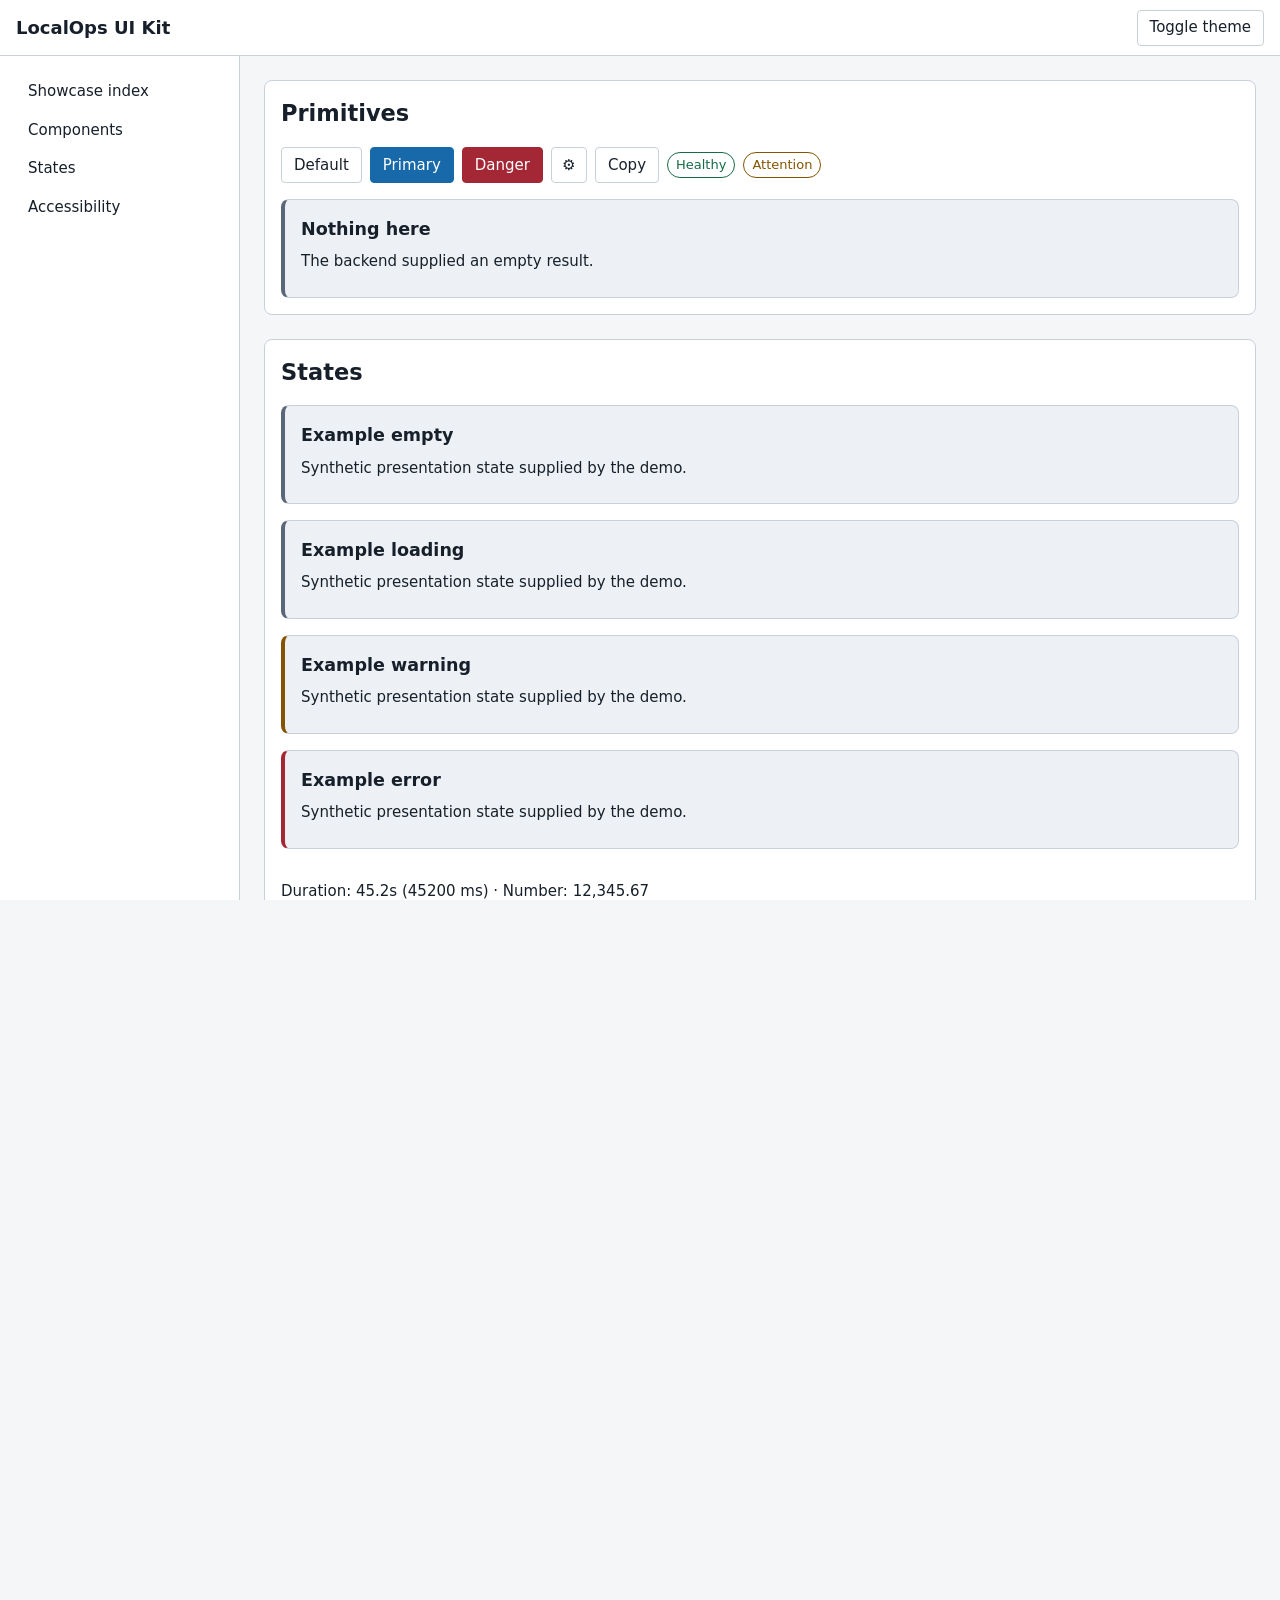
<file: examples/component-gallery/index.html>
<!doctype html>
<html lang="en" data-theme="light">
  <head>
    <meta charset="utf-8" />
    <meta name="viewport" content="width=device-width, initial-scale=1" />
    <title>LocalOps UI Kit component gallery</title>
    <link rel="stylesheet" href="../../packages/web/static/styles.css" />
    <link rel="stylesheet" href="./gallery.css" />
  </head>
  <body>
    <div id="app"></div>
    <script type="module" src="./gallery.js"></script>
  </body>
</html>
</file>
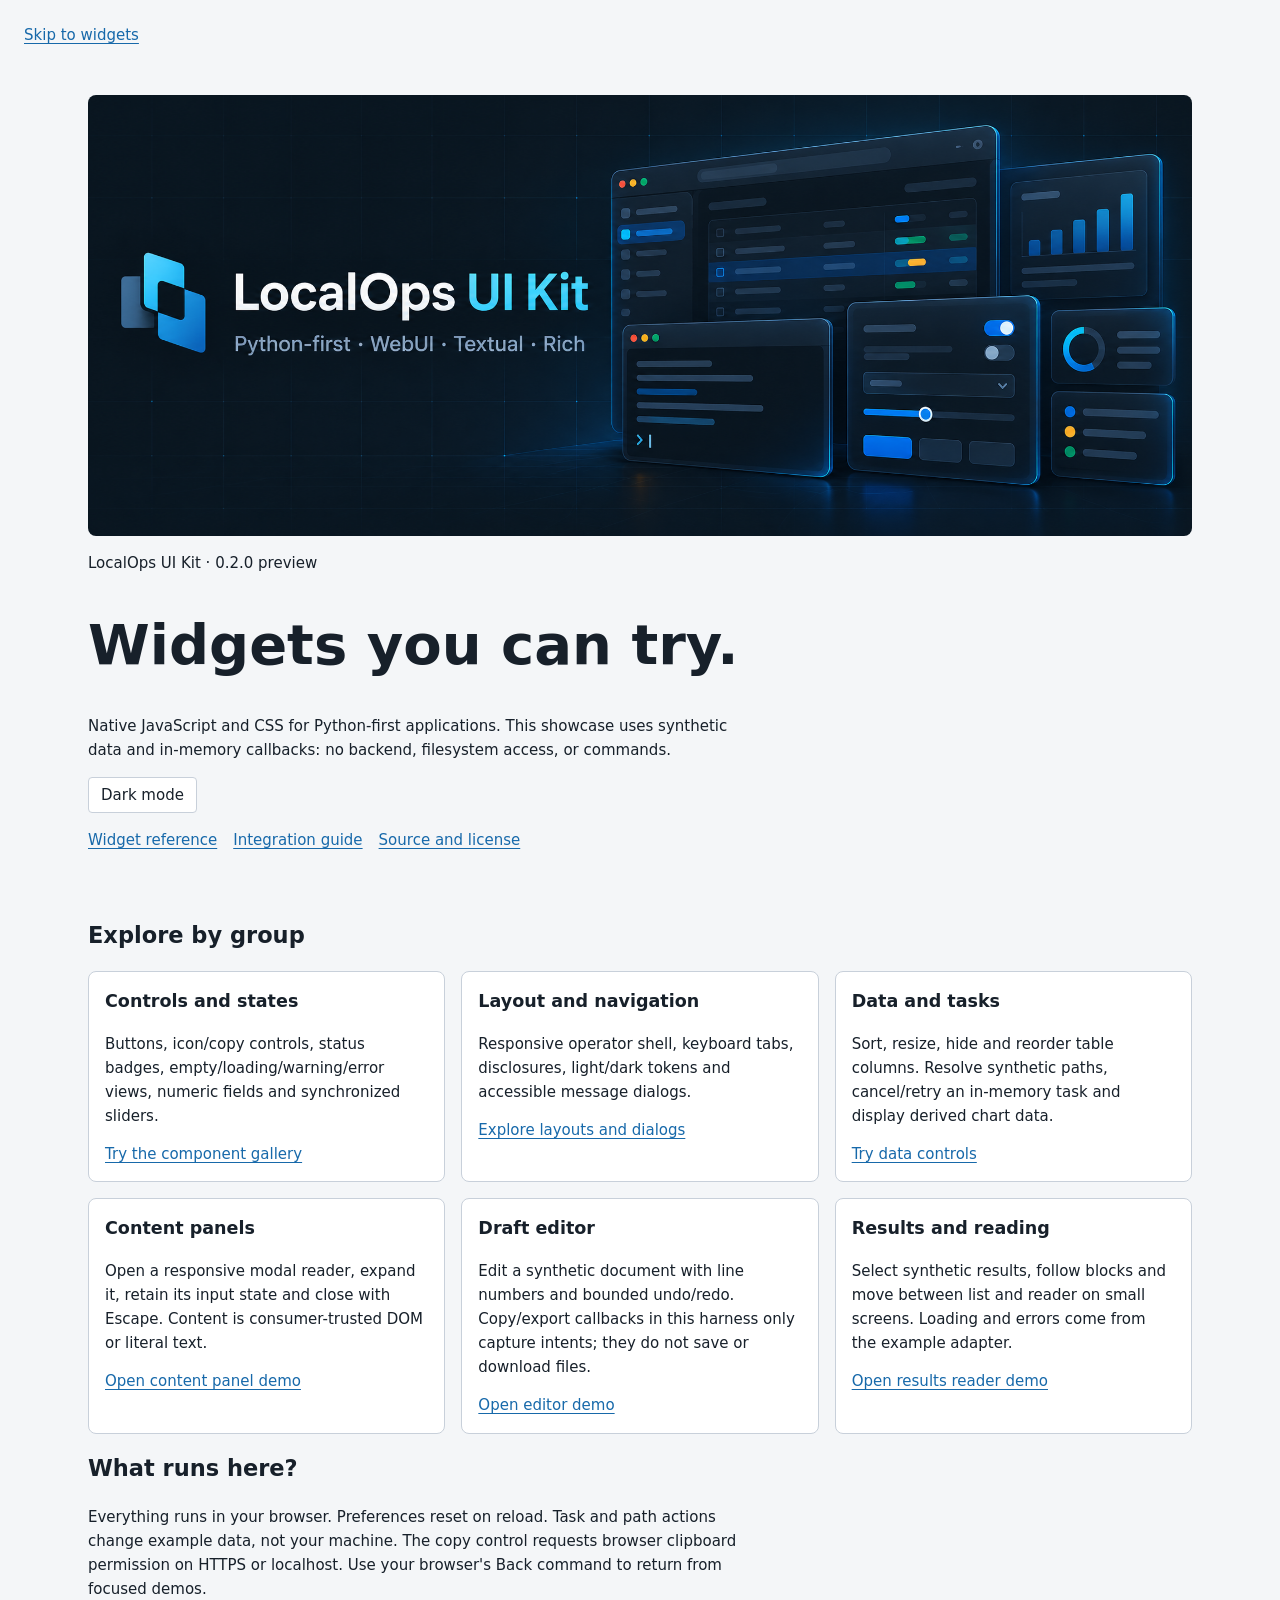
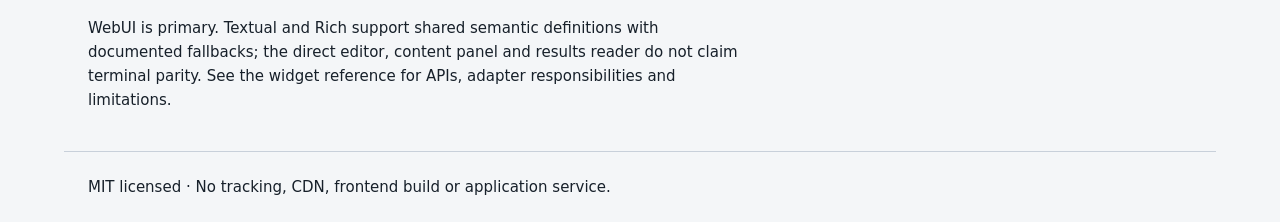
<file: examples/showcase/index.html>
<!doctype html>
<html lang="en" data-theme="light">
<head>
  <meta charset="utf-8">
  <meta name="viewport" content="width=device-width, initial-scale=1">
  <meta name="description" content="Try LocalOps UI Kit native browser controls using synthetic data. No backend or JavaScript framework required.">
  <title>LocalOps UI Kit — widget showcase</title>
  <link rel="stylesheet" href="../../packages/web/static/styles.css">
  <link rel="stylesheet" href="./showcase.css">
</head>
<body>
  <a href="#widgets" class="skip-link">Skip to widgets</a>
  <header>
    <img class="product-banner" src="../../docs/assets/localops-ui-kit-banner.png" alt="LocalOps UI Kit — Python-first · WebUI · Textual · Rich" width="1983" height="793">
    <p>LocalOps UI Kit · 0.2.0 preview</p>
    <h1>Widgets you can try.</h1>
    <p>Native JavaScript and CSS for Python-first applications. This showcase uses synthetic data and in-memory callbacks: no backend, filesystem access, or commands.</p>
    <button id="theme" type="button" class="lui-button" aria-pressed="false">Dark mode</button>
    <nav aria-label="Project resources">
      <a href="https://github.com/unixwzrd/localops-ui-kit/blob/main/docs/widget-guide.md">Widget reference</a>
      <a href="https://github.com/unixwzrd/localops-ui-kit/blob/main/docs/adoption-guide.md">Integration guide</a>
      <a href="https://github.com/unixwzrd/localops-ui-kit">Source and license</a>
    </nav>
  </header>
  <main id="widgets" tabindex="-1">
    <h2>Explore by group</h2>
    <div class="showcase-grid">
      <section><h3>Controls and states</h3><p>Buttons, icon/copy controls, status badges, empty/loading/warning/error views, numeric fields and synchronized sliders.</p><a href="../component-gallery/">Try the component gallery</a></section>
      <section><h3>Layout and navigation</h3><p>Responsive operator shell, keyboard tabs, disclosures, light/dark tokens and accessible message dialogs.</p><a href="../component-gallery/">Explore layouts and dialogs</a></section>
      <section><h3>Data and tasks</h3><p>Sort, resize, hide and reorder table columns. Resolve synthetic paths, cancel/retry an in-memory task and display derived chart data.</p><a href="../component-gallery/">Try data controls</a></section>
      <section><h3>Content panels</h3><p>Open a responsive modal reader, expand it, retain its input state and close with Escape. Content is consumer-trusted DOM or literal text.</p><a href="../component-gallery/content-panel.html">Open content panel demo</a></section>
      <section><h3>Draft editor</h3><p>Edit a synthetic document with line numbers and bounded undo/redo. Copy/export callbacks in this harness only capture intents; they do not save or download files.</p><a href="../component-gallery/code-editor.html">Open editor demo</a></section>
      <section><h3>Results and reading</h3><p>Select synthetic results, follow blocks and move between list and reader on small screens. Loading and errors come from the example adapter.</p><a href="../component-gallery/result-reader.html">Open results reader demo</a></section>
    </div>
    <h2>What runs here?</h2>
    <p>Everything runs in your browser. Preferences reset on reload. Task and path actions change example data, not your machine. The copy control requests browser clipboard permission on HTTPS or localhost. Use your browser's Back command to return from focused demos.</p>
    <p>WebUI is primary. Textual and Rich support shared semantic definitions with documented fallbacks; the direct editor, content panel and results reader do not claim terminal parity. See the widget reference for APIs, adapter responsibilities and limitations.</p>
  </main>
  <footer>MIT licensed · No tracking, CDN, frontend build or application service.</footer>
  <script type="module">
    const toggle = document.querySelector('#theme');
    toggle.addEventListener('click', () => {
      const dark = document.documentElement.dataset.theme !== 'dark';
      document.documentElement.dataset.theme = dark ? 'dark' : 'light';
      toggle.setAttribute('aria-pressed', String(dark));
    });
  </script>
</body>
</html>
</file>
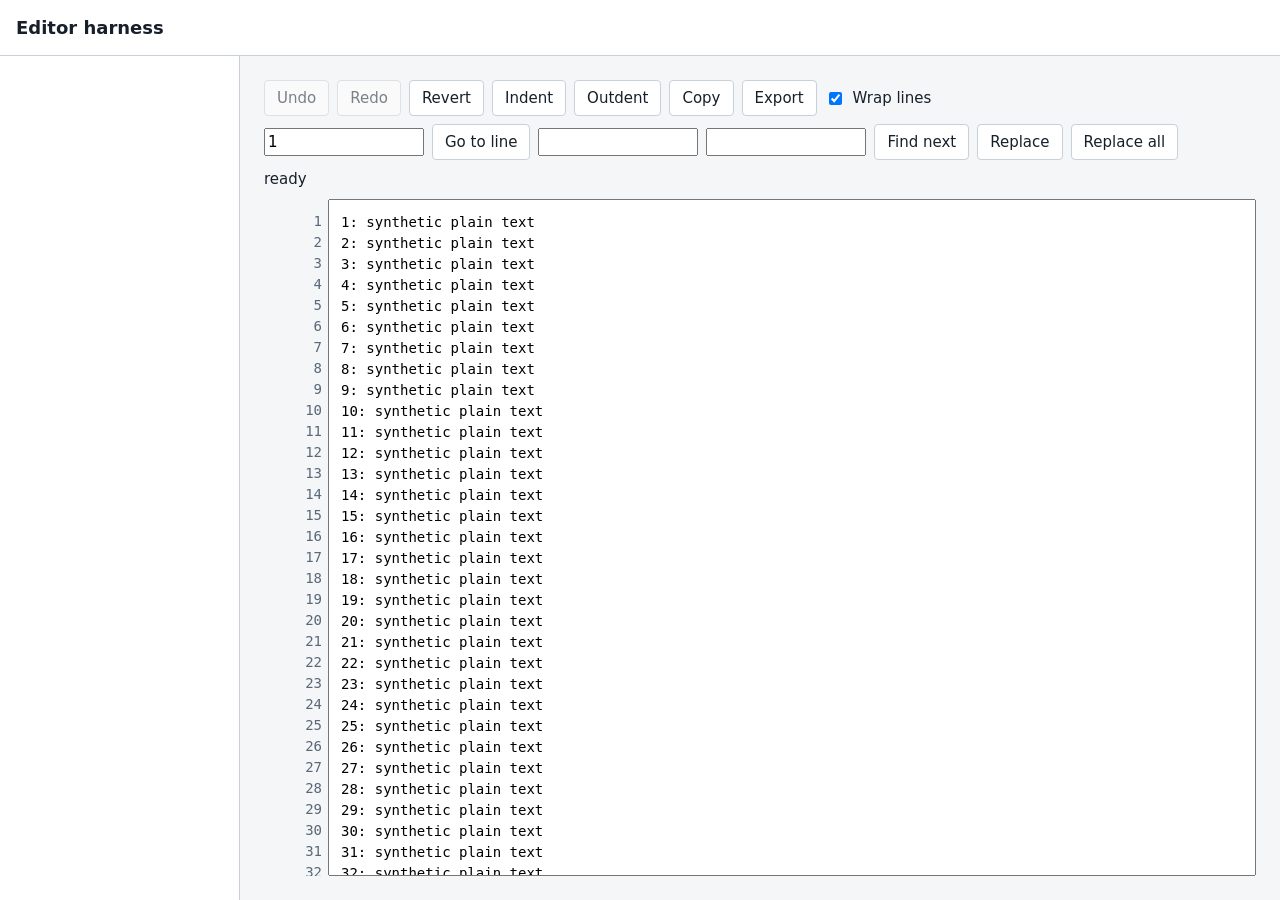
<file: examples/component-gallery/code-editor.html>
<!doctype html>
<html lang="en"><head><meta charset="utf-8"><meta name="viewport" content="width=device-width, initial-scale=1"><title>Code editor harness</title><link rel="stylesheet" href="../../packages/web/static/styles.css"></head>
<body><script type="module">
import {CodeEditor, operatorShell} from "../../packages/web/static/index.js";
const editor = new CodeEditor({id:"draft-editor",label:"Session draft",onChange:s=>window.lastEditorChange=s,
  onSelection:s=>window.lastEditorSelection=s,onCopy:s=>window.copiedDraft=s,onExport:s=>window.exportedDraft=s});
document.body.append(operatorShell({title:"Editor harness",navigation:[],content:editor.root}));
editor.setDocument({id:"document-a",revision:1,text:Array.from({length:100},(_,i)=>`${i+1}: synthetic plain text`).join("\n"),readOnly:false});
window.editorHarness=editor;
</script></body></html>
</file>
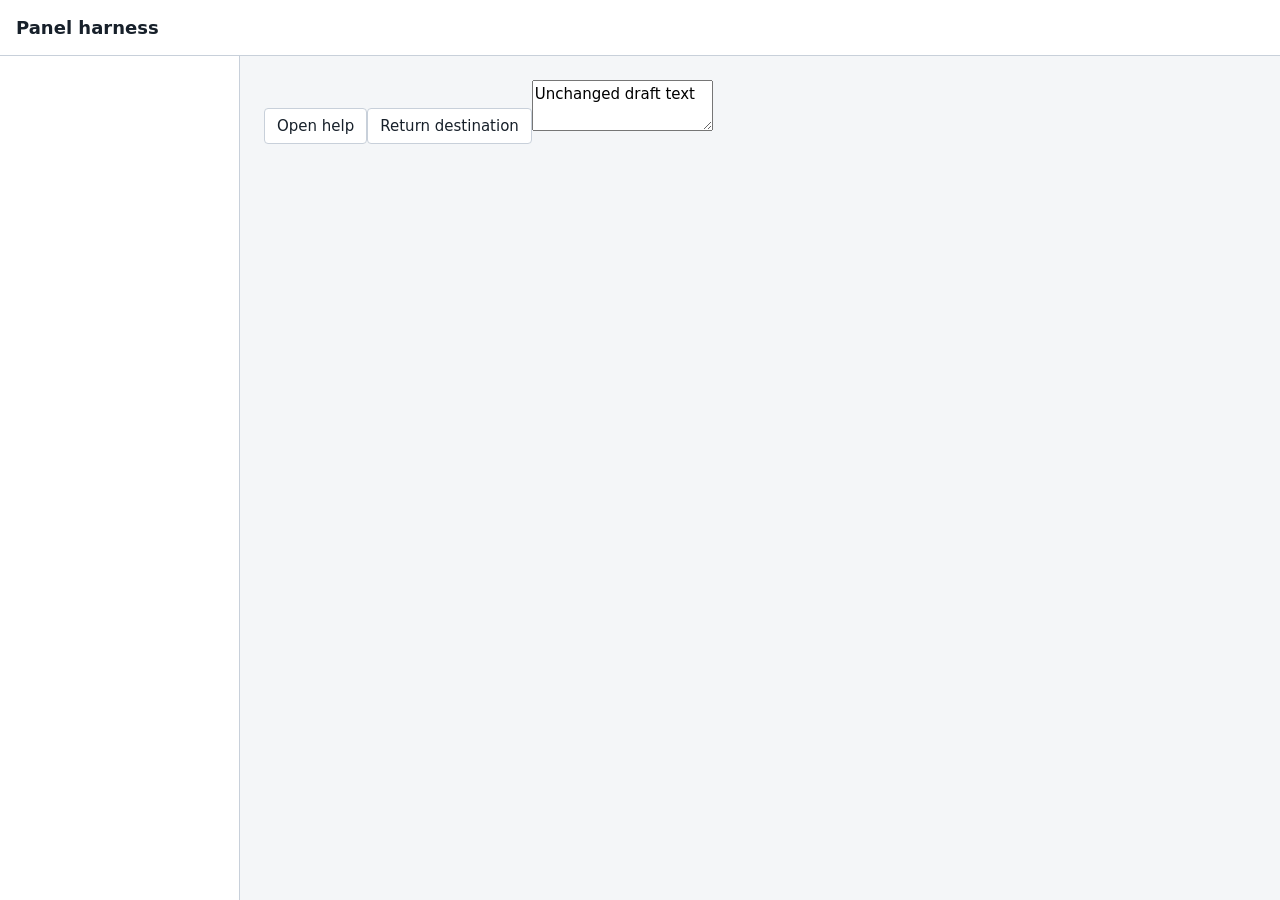
<file: examples/component-gallery/content-panel.html>
<!doctype html>
<html lang="en"><head><meta charset="utf-8"><meta name="viewport" content="width=device-width, initial-scale=1"><title>Content panel harness</title><link rel="stylesheet" href="../../packages/web/static/styles.css"></head>
<body><script type="module">
import {ContentPanel,operatorShell,element,button} from "../../packages/web/static/index.js";
const draft=element("textarea",{"aria-label":"Underlying draft",value:"Unchanged draft text"});
const fallback=button({label:"Return destination"});
const documentContent=element("article",{},element("h3",{text:"Synthetic document"}),
  element("input",{"aria-label":"Panel note",value:"Retained note"}),
  element("table",{},element("caption",{text:"Supplied table"}),element("tbody",{},element("tr",{},element("td",{text:"Synthetic cell"})))),
  element("pre",{},element("code",{text:"literal example\n".repeat(12)})),
  ...Array.from({length:30},(_,i)=>element("p",{text:`Section ${i}: ${"Plain supplied content. ".repeat(10)}`})),
  element("a",{href:"#synthetic-destination",text:"Supplied link"}));
const changes=[];
const panel=new ContentPanel({id:"document-panel",title:"Document help",description:"Application-supplied content",content:documentContent,
  fallbackFocus:fallback,onOpenChange:open=>changes.push({open}),onExpandedChange:expanded=>changes.push({expanded})});
const opener=button({label:"Open help",onClick:()=>panel.open({opener})});
document.body.append(operatorShell({title:"Panel harness",navigation:[],content:element("div",{},opener,fallback,draft)}));
window.panelHarness={panel,opener,fallback,draft,documentContent,changes};
</script></body></html>
</file>
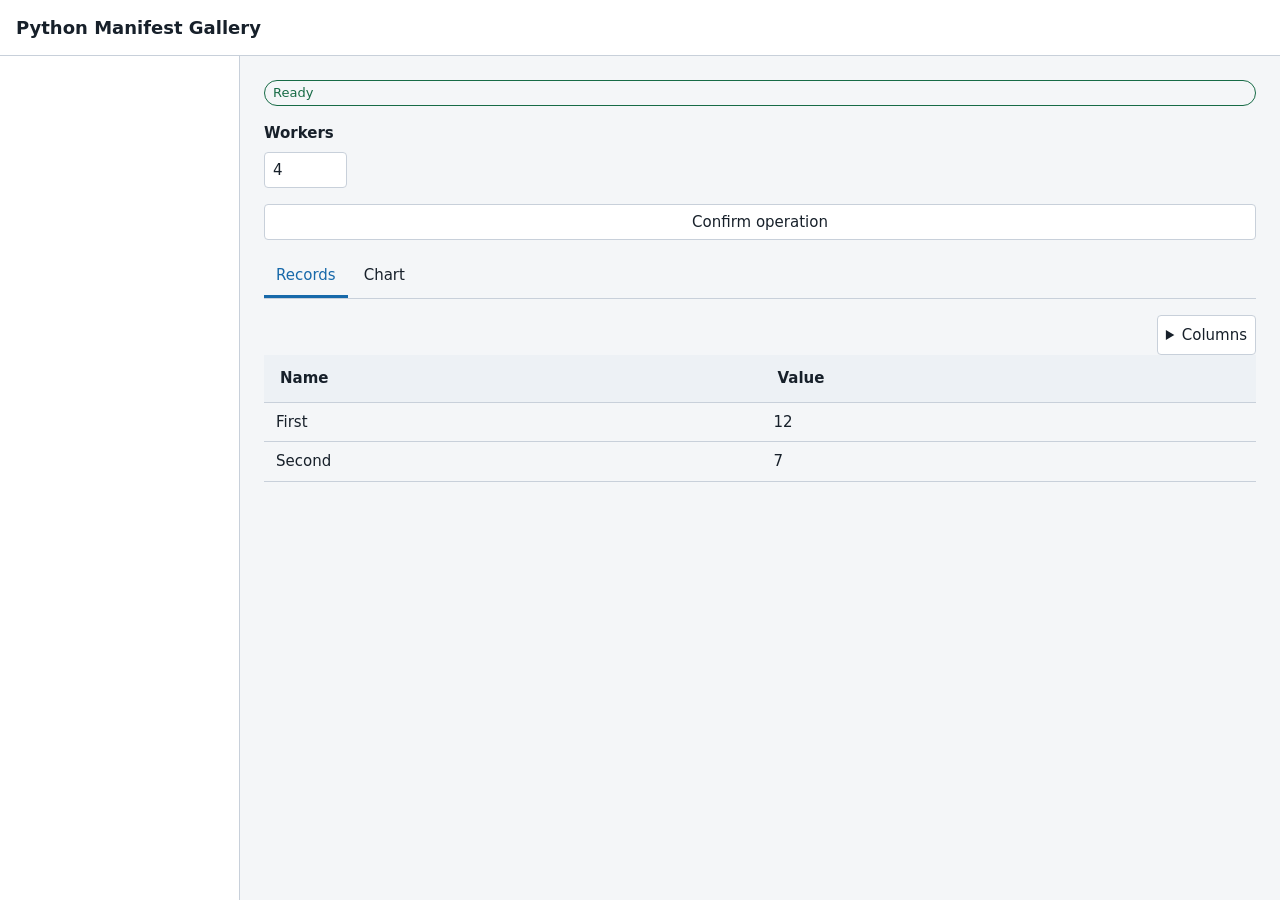
<file: examples/component-gallery/manifest.html>
<!doctype html>
<html lang="en" data-theme="light">
  <head>
    <meta charset="utf-8" />
    <meta name="viewport" content="width=device-width, initial-scale=1" />
    <title>Python manifest gallery</title>
    <link rel="stylesheet" href="../../packages/web/static/styles.css" />
    <link rel="stylesheet" href="./gallery.css" />
  </head>
  <body>
    <div id="app"></div>
    <script type="module" src="./manifest-gallery.js"></script>
  </body>
</html>
</file>
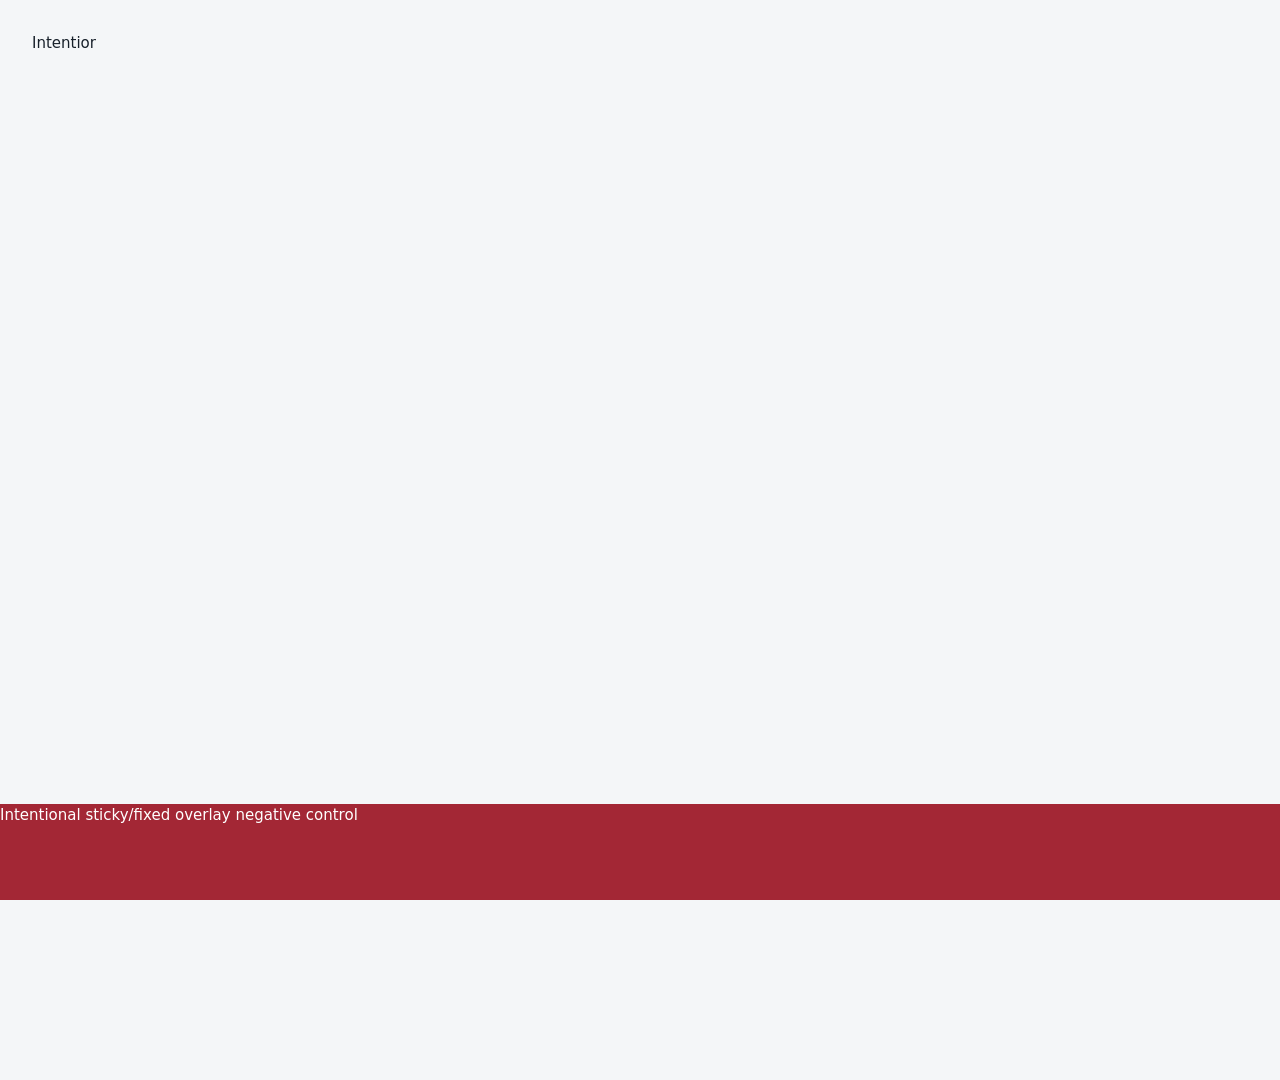
<file: examples/component-gallery/negative-control.html>
<!doctype html>
<html lang="en">
  <head>
    <meta charset="utf-8" />
    <meta name="viewport" content="width=device-width, initial-scale=1" />
    <title>Layout oracle negative control</title>
    <link rel="stylesheet" href="../../packages/web/static/styles.css" />
    <style>
      main {
        height: 120vh;
        padding: 2rem;
      }
      .bad-overlay {
        background: #a32735;
        bottom: 0;
        color: white;
        height: 6rem;
        left: 0;
        position: fixed;
        right: 0;
        z-index: 100;
      }
      .covered {
        bottom: 1rem;
        left: 1rem;
        position: fixed;
        z-index: 1;
      }
      .clipped {
        display: block;
        overflow: hidden;
        white-space: nowrap;
        width: 4rem;
      }
    </style>
  </head>
  <body>
    <main data-layout-pane>
      <label class="clipped" data-layout-label
        >Intentionally clipped label</label
      >
      <button class="lui-button covered">Covered control</button>
    </main>
    <div class="bad-overlay">
      Intentional sticky/fixed overlay negative control
    </div>
  </body>
</html>
</file>
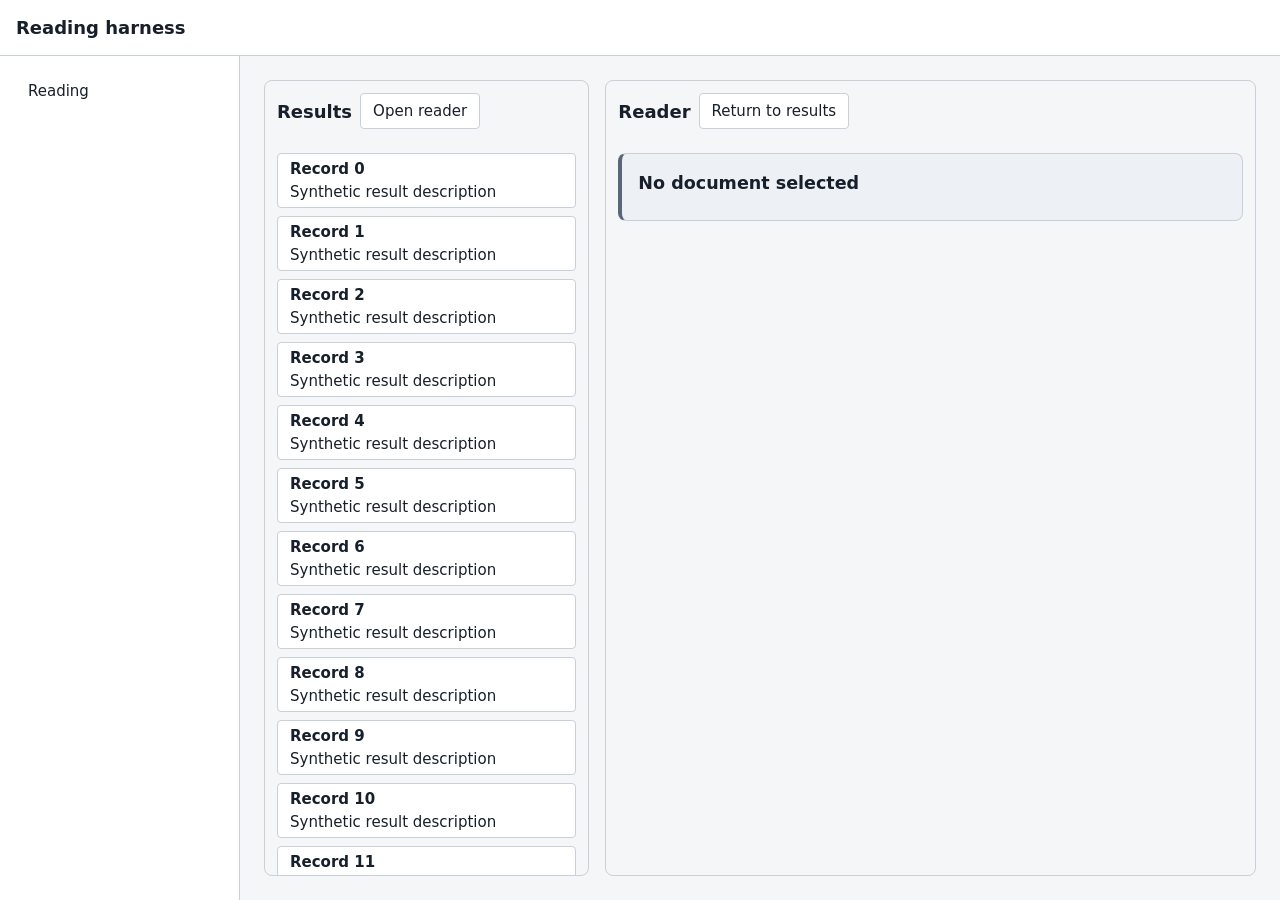
<file: examples/component-gallery/result-reader.html>
<!doctype html>
<html lang="en">
<head><meta charset="utf-8"><meta name="viewport" content="width=device-width, initial-scale=1"><title>Results and reader harness</title><link rel="stylesheet" href="../../packages/web/static/styles.css"></head>
<body><script type="module" src="./result-reader.js"></script></body>
</html>
</file>
<file: packages/web/static/styles.css>
:root {
  color-scheme: light dark;
  --lui-color-bg: #f4f6f8;
  --lui-color-surface: #ffffff;
  --lui-color-surface-alt: #edf1f5;
  --lui-color-text: #17202a;
  --lui-color-muted: #596778;
  --lui-color-border: #c8d0da;
  --lui-color-accent: #1769aa;
  --lui-color-accent-contrast: #ffffff;
  --lui-color-success: #176b46;
  --lui-color-warning: #845400;
  --lui-color-danger: #a32735;
  --lui-color-focus: #ff9f1c;
  --lui-font-sans:
    ui-sans-serif, system-ui, -apple-system, BlinkMacSystemFont, "Segoe UI",
    sans-serif;
  --lui-font-mono: ui-monospace, SFMono-Regular, Menlo, Consolas, monospace;
  --lui-font-size-sm: 0.8125rem;
  --lui-font-size-md: 0.9375rem;
  --lui-font-size-lg: 1.125rem;
  --lui-space-1: 0.25rem;
  --lui-space-2: 0.5rem;
  --lui-space-3: 0.75rem;
  --lui-space-4: 1rem;
  --lui-space-6: 1.5rem;
  --lui-space-8: 2rem;
  --lui-radius-sm: 0.25rem;
  --lui-radius-md: 0.5rem;
  --lui-border: 1px solid var(--lui-color-border);
  --lui-focus: 3px solid var(--lui-color-focus);
  --lui-topbar-height: 3.5rem;
  --lui-sidebar-width: 15rem;
}

.lui-manifest-stack,
.lui-manifest-panel {
  display: grid;
}

.lui-manifest-grid {
  display: grid;
  grid-template-columns: repeat(
    var(--lui-manifest-grid-columns, 2),
    minmax(0, 1fr)
  );
}

.lui-manifest-row {
  display: flex;
  flex-wrap: wrap;
  align-items: end;
}

.lui-manifest-panel {
  padding: var(--lui-space-4);
  border: var(--lui-border-width) solid var(--lui-color-border);
  border-radius: var(--lui-radius);
  background: var(--lui-color-surface);
}

.lui-manifest-gap--none {
  gap: 0;
}
.lui-manifest-gap--small {
  gap: var(--lui-space-2);
}
.lui-manifest-gap--medium {
  gap: var(--lui-space-4);
}
.lui-manifest-gap--large {
  gap: var(--lui-space-6);
}
.lui-manifest-text--muted {
  color: var(--lui-color-text-muted);
}

@media (max-width: 640px) {
  .lui-manifest-grid {
    grid-template-columns: 1fr;
  }
}

:root[data-theme="dark"] {
  --lui-color-bg: #111820;
  --lui-color-surface: #19232e;
  --lui-color-surface-alt: #233140;
  --lui-color-text: #edf3f8;
  --lui-color-muted: #a8b7c6;
  --lui-color-border: #425467;
  --lui-color-accent: #67b7f7;
  --lui-color-accent-contrast: #07131e;
  --lui-color-success: #68d4a3;
  --lui-color-warning: #f0be62;
  --lui-color-danger: #ff8c98;
  --lui-color-focus: #ffd166;
}

@media (prefers-color-scheme: dark) {
  :root:not([data-theme="light"]) {
    --lui-color-bg: #111820;
    --lui-color-surface: #19232e;
    --lui-color-surface-alt: #233140;
    --lui-color-text: #edf3f8;
    --lui-color-muted: #a8b7c6;
    --lui-color-border: #425467;
    --lui-color-accent: #67b7f7;
    --lui-color-accent-contrast: #07131e;
    --lui-color-success: #68d4a3;
    --lui-color-warning: #f0be62;
    --lui-color-danger: #ff8c98;
    --lui-color-focus: #ffd166;
  }
}

*,
*::before,
*::after {
  box-sizing: border-box;
}
html,
body {
  margin: 0;
  min-height: 100%;
}
body {
  background: var(--lui-color-bg);
  color: var(--lui-color-text);
  font: var(--lui-font-size-md)/1.5 var(--lui-font-sans);
}
button,
input,
select,
textarea {
  font: inherit;
}
button:focus-visible,
input:focus-visible,
select:focus-visible,
textarea:focus-visible,
a:focus-visible,
summary:focus-visible,
[tabindex]:focus-visible {
  outline: var(--lui-focus);
  outline-offset: 2px;
}

.lui-visually-hidden {
  clip: rect(0 0 0 0);
  clip-path: inset(50%);
  height: 1px;
  overflow: hidden;
  position: absolute;
  white-space: nowrap;
  width: 1px;
}
.lui-align-end {
  text-align: end;
}
.lui-align-center {
  text-align: center;
}

.lui-button {
  align-items: center;
  background: var(--lui-color-surface);
  border: var(--lui-border);
  border-radius: var(--lui-radius-sm);
  color: var(--lui-color-text);
  cursor: pointer;
  display: inline-flex;
  gap: var(--lui-space-1);
  justify-content: center;
  min-height: 2.25rem;
  padding: var(--lui-space-1) var(--lui-space-3);
}
.lui-button:hover:not(:disabled) {
  background: var(--lui-color-surface-alt);
}
.lui-button:disabled {
  cursor: not-allowed;
  opacity: 0.55;
}
.lui-button--primary {
  background: var(--lui-color-accent);
  border-color: var(--lui-color-accent);
  color: var(--lui-color-accent-contrast);
}
.lui-button--danger {
  background: var(--lui-color-danger);
  border-color: var(--lui-color-danger);
  color: #fff;
}
.lui-button--quiet {
  background: transparent;
}
.lui-icon-button {
  min-width: 2.25rem;
  padding: var(--lui-space-1);
}

.lui-badge {
  border: 1px solid currentColor;
  border-radius: 999px;
  display: inline-flex;
  font-size: var(--lui-font-size-sm);
  line-height: 1.2;
  padding: var(--lui-space-1) var(--lui-space-2);
}
.lui-badge--neutral {
  color: var(--lui-color-muted);
}
.lui-badge--info {
  color: var(--lui-color-accent);
}
.lui-badge--success {
  color: var(--lui-color-success);
}
.lui-badge--warning {
  color: var(--lui-color-warning);
}
.lui-badge--danger {
  color: var(--lui-color-danger);
}

.lui-state {
  background: var(--lui-color-surface-alt);
  border: var(--lui-border);
  border-inline-start: 0.3rem solid var(--lui-color-muted);
  border-radius: var(--lui-radius-md);
  padding: var(--lui-space-4);
}
.lui-state h3,
.lui-state p {
  margin-block: 0 var(--lui-space-2);
}
.lui-state--warning {
  border-inline-start-color: var(--lui-color-warning);
}
.lui-state--error {
  border-inline-start-color: var(--lui-color-danger);
}

.lui-shell {
  display: grid;
  grid-template:
    var(--lui-topbar-height) minmax(0, 1fr) / var(--lui-sidebar-width)
    minmax(0, 1fr);
  height: 100dvh;
  overflow: hidden;
}
.lui-shell__topbar {
  align-items: center;
  background: var(--lui-color-surface);
  border-bottom: var(--lui-border);
  display: flex;
  gap: var(--lui-space-3);
  grid-column: 1 / -1;
  padding: 0 var(--lui-space-4);
  z-index: 10;
}
.lui-shell__title {
  font-size: var(--lui-font-size-lg);
  margin: 0;
}
.lui-shell__actions {
  align-items: center;
  display: flex;
  gap: var(--lui-space-2);
  margin-inline-start: auto;
}
.lui-shell__sidebar {
  background: var(--lui-color-surface);
  border-inline-end: var(--lui-border);
  min-width: 0;
  overflow: auto;
  padding: var(--lui-space-4);
}
.lui-shell__nav-link {
  border-radius: var(--lui-radius-sm);
  color: var(--lui-color-text);
  display: block;
  padding: var(--lui-space-2) var(--lui-space-3);
  text-decoration: none;
}
.lui-shell__nav-link:hover {
  background: var(--lui-color-surface-alt);
}
.lui-shell__content {
  min-height: 0;
  min-width: 0;
  overflow: auto;
  padding: var(--lui-space-6);
}
.lui-shell__menu {
  display: none;
}

.lui-field {
  display: grid;
  gap: var(--lui-space-2);
  min-width: 0;
}
.lui-field__label {
  font-weight: 650;
}
.lui-field input {
  background: var(--lui-color-surface);
  border: var(--lui-border);
  border-radius: var(--lui-radius-sm);
  color: var(--lui-color-text);
  min-height: 2.25rem;
  min-width: 0;
  padding: var(--lui-space-1) var(--lui-space-2);
}
.lui-number {
  align-items: center;
  display: flex;
  gap: var(--lui-space-2);
}
.lui-number__suffix {
  color: var(--lui-color-muted);
}
.lui-slider-field {
  grid-template-columns: minmax(7rem, 1fr) minmax(7rem, 2fr) minmax(7rem, 1fr);
  align-items: center;
}
.lui-slider-field .lui-field__label {
  min-width: 0;
}
.lui-path__row {
  align-items: center;
  display: flex;
  gap: var(--lui-space-2);
  min-width: 0;
}
.lui-path__row > input {
  flex: 1;
}
.lui-path__actions,
.lui-path__detail {
  align-items: center;
  display: flex;
  flex-wrap: wrap;
  gap: var(--lui-space-2);
}
.lui-path__resolved {
  color: var(--lui-color-muted);
  font-family: var(--lui-font-mono);
  overflow-wrap: anywhere;
}

.lui-tabs__list {
  border-bottom: var(--lui-border);
  display: flex;
  gap: var(--lui-space-1);
  overflow-x: auto;
}
.lui-tabs__tab {
  background: transparent;
  border: 0;
  border-bottom: 3px solid transparent;
  color: var(--lui-color-text);
  cursor: pointer;
  padding: var(--lui-space-2) var(--lui-space-3);
  white-space: nowrap;
}
.lui-tabs__tab[aria-selected="true"] {
  border-bottom-color: var(--lui-color-accent);
  color: var(--lui-color-accent);
}
.lui-tabs__panel {
  padding-block: var(--lui-space-4);
}
.lui-disclosure {
  background: var(--lui-color-surface);
  border: var(--lui-border);
  border-radius: var(--lui-radius-md);
}
.lui-disclosure summary {
  cursor: pointer;
  font-weight: 650;
  padding: var(--lui-space-3);
}
.lui-disclosure__body {
  border-top: var(--lui-border);
  padding: var(--lui-space-4);
}

.lui-dialog-overlay {
  align-items: center;
  background: rgb(0 0 0 / 0.58);
  display: flex;
  inset: 0;
  justify-content: center;
  padding: var(--lui-space-4);
  position: fixed;
  z-index: 1000;
}
.lui-dialog {
  background: var(--lui-color-surface);
  border: var(--lui-border);
  border-radius: var(--lui-radius-md);
  box-shadow: 0 1rem 3rem rgb(0 0 0 / 0.35);
  max-height: calc(100dvh - 2rem);
  max-width: 32rem;
  overflow: auto;
  padding: var(--lui-space-6);
  width: 100%;
}
.lui-dialog__title {
  margin-block-start: 0;
}
.lui-dialog__input {
  background: var(--lui-color-bg);
  border: var(--lui-border);
  color: var(--lui-color-text);
  min-height: 2.5rem;
  padding: var(--lui-space-2);
  width: 100%;
}
.lui-dialog__actions {
  display: flex;
  flex-wrap: wrap;
  gap: var(--lui-space-2);
  justify-content: flex-end;
  margin-block-start: var(--lui-space-4);
}

.lui-data-table__toolbar {
  display: flex;
  justify-content: flex-end;
}
.lui-data-table-wrap {
  max-width: 100%;
  min-width: 0;
}
.lui-data-table__columns {
  background: var(--lui-color-surface);
  border: var(--lui-border);
  border-radius: var(--lui-radius-sm);
  padding: var(--lui-space-2);
  position: relative;
}
.lui-data-table__columns label {
  align-items: center;
  display: flex;
  gap: var(--lui-space-2);
  padding: var(--lui-space-1);
}
.lui-data-table__order {
  display: inline-flex;
  gap: var(--lui-space-1);
  margin-inline-start: auto;
}
.lui-data-table__order .lui-button {
  min-height: 1.75rem;
  min-width: 1.75rem;
  padding: 0;
}
.lui-data-table__scroll {
  max-width: 100%;
  overflow: auto;
}
.lui-data-table {
  border-collapse: collapse;
  min-width: 100%;
  table-layout: fixed;
}
.lui-data-table th,
.lui-data-table td {
  border-bottom: var(--lui-border);
  min-width: 5rem;
  overflow-wrap: anywhere;
  padding: var(--lui-space-2) var(--lui-space-3);
  text-align: start;
}
.lui-data-table th {
  background: var(--lui-color-surface-alt);
  position: relative;
}
.lui-data-table__sort {
  background: transparent;
  border: 0;
  color: inherit;
  cursor: pointer;
  font-weight: 650;
  padding: var(--lui-space-1);
  text-align: start;
  width: calc(100% - 0.5rem);
}
.lui-data-table__resizer {
  cursor: col-resize;
  inset-block: 0;
  inset-inline-end: -0.25rem;
  position: absolute;
  width: 0.6rem;
  z-index: 1;
}

.lui-task {
  display: grid;
  gap: var(--lui-space-3);
  min-width: 0;
}
.lui-task__status,
.lui-task__actions {
  align-items: center;
  display: flex;
  flex-wrap: wrap;
  gap: var(--lui-space-2);
}
.lui-task__progress {
  width: 100%;
}
.lui-task__log {
  background: #0b1118;
  border: var(--lui-border);
  border-radius: var(--lui-radius-sm);
  color: #dce8f2;
  font: var(--lui-font-size-sm)/1.5 var(--lui-font-mono);
  height: 18rem;
  margin: 0;
  max-width: 100%;
  min-width: 0;
  overflow: auto;
  padding: var(--lui-space-3);
  white-space: pre;
  width: 100%;
}

.lui-chart {
  background: var(--lui-color-surface);
  border: var(--lui-border);
  border-radius: var(--lui-radius-md);
  margin: 0;
  max-width: 100%;
  min-width: 0;
  overflow-x: auto;
  padding: var(--lui-space-4);
}
.lui-chart figcaption {
  font-weight: 650;
  margin-block-end: var(--lui-space-3);
}
.lui-chart svg {
  display: block;
  min-width: 32rem;
  width: 100%;
}
.lui-content-panel { inset: 0 0 0 auto; margin: 0; width: min(42rem, 100vw); max-width: 100vw; height: 100dvh; max-height: 100dvh; padding: 0; border: var(--lui-border); background: var(--lui-color-surface); color: var(--lui-color-text); display: flex; flex-direction: column; overflow: hidden; }
.lui-content-panel:not([open]) { display: none; }
.lui-content-panel[data-expanded="true"] { width: 100vw; }
.lui-content-panel::backdrop { background: rgb(0 0 0 / 0.5); }
.lui-content-panel__header { display: flex; flex-wrap: wrap; align-items: center; gap: var(--lui-space-2); padding: var(--lui-space-4); }
.lui-content-panel__header h2 { margin: 0; flex: 1 1 10rem; min-width: 0; overflow-wrap: anywhere; }
.lui-content-panel__description { margin: 0; padding: 0 var(--lui-space-4) var(--lui-space-3); }
.lui-content-panel__body { flex: 1; min-height: 0; min-width: 0; overflow: auto; overflow-wrap: anywhere; padding: var(--lui-space-4); }
.lui-content-panel__body pre { max-width: 100%; overflow: auto; }
.lui-editor { display: flex; flex-direction: column; height: 100%; min-height: 0; min-width: 0; gap: var(--lui-space-2); }
.lui-editor__toolbar { display: flex; flex-wrap: wrap; gap: var(--lui-space-2); align-items: center; }
.lui-editor__toolbar input { min-width: 0; max-width: 100%; width: 10rem; }
.lui-editor__toolbar input[type="checkbox"] { width: auto; }
.lui-editor__toolbar label { display: flex; gap: var(--lui-space-2); align-items: center; }
.lui-editor__status { margin: 0; overflow-wrap: anywhere; }
.lui-editor__viewport { position: relative; display: flex; flex: 1; min-height: 12rem; min-width: 0; overflow: hidden; }
.lui-editor textarea { flex: 1; width: 0; min-width: 0; resize: none; margin: 0; padding: 12px; overflow: auto; tab-size: 4; }
.lui-editor textarea, .lui-editor__gutter, .lui-editor__measure { font: 14px/21px var(--lui-font-mono); box-sizing: border-box; }
.lui-editor__gutter { width: 4rem; flex-shrink: 0; overflow: hidden; padding: 12px 6px; text-align: right; color: var(--lui-color-muted); }
.lui-editor__measure { position: absolute; visibility: hidden; pointer-events: none; top: 0; height: 0; overflow: hidden; overflow-wrap: break-word; tab-size: 4; }
.lui-editor__measure div { min-height: 21px; }
.lui-result-reader {
  display: grid;
  grid-template-columns: minmax(0, 1fr) minmax(0, 2fr);
  gap: var(--lui-space-4);
  height: 100%;
  min-height: 0;
  min-width: 0;
}
.lui-result-reader[data-narrow="true"] { grid-template-columns: minmax(0, 1fr); }
.lui-result-reader__pane {
  display: flex;
  flex-direction: column;
  min-width: 0;
  min-height: 0;
  border: var(--lui-border);
  border-radius: var(--lui-radius-md);
}
.lui-result-reader__pane[hidden] { display: none; }
.lui-result-reader__header {
  display: flex;
  flex-wrap: wrap;
  align-items: center;
  gap: var(--lui-space-2);
  padding: var(--lui-space-3);
}
.lui-result-reader__header h2 { margin: 0; font-size: var(--lui-font-size-lg); overflow-wrap: anywhere; }
.lui-result-reader__scroll { flex: 1; min-height: 0; overflow: auto; padding: var(--lui-space-3); }
.lui-result-reader__list { list-style: none; margin: 0; padding: 0; }
.lui-result-reader__list .lui-button { width: 100%; display: block; text-align: start; white-space: normal; overflow-wrap: anywhere; margin-bottom: var(--lui-space-2); }
.lui-result-reader__list span { display: block; }
.lui-result-reader__result-title { font-weight: 650; }
.lui-result-reader [aria-current="true"] { border-color: var(--lui-color-accent); background: var(--lui-color-surface-alt); }
.lui-result-reader__document { max-width: 75ch; overflow-wrap: anywhere; white-space: pre-wrap; }
.lui-chart__bar {
  fill: var(--lui-color-accent);
}
.lui-chart__bar--negative {
  fill: var(--lui-color-danger);
}

@media (max-width: 900px) {
  :root {
    --lui-sidebar-width: 12rem;
  }
  .lui-shell__content {
    padding: var(--lui-space-4);
  }
}

@media (max-width: 640px) {
  .lui-shell {
    grid-template-columns: minmax(0, 1fr);
  }
  .lui-shell__menu {
    display: inline-flex;
  }
  .lui-shell__sidebar {
    box-shadow: 0 0.75rem 2rem rgb(0 0 0 / 0.3);
    display: none;
    inset: var(--lui-topbar-height) auto 0 0;
    max-width: min(85vw, 18rem);
    position: fixed;
    width: 100%;
    z-index: 20;
  }
  .lui-shell__sidebar--open {
    display: block;
  }
  .lui-shell__content {
    grid-column: 1;
  }
  .lui-slider-field {
    align-items: stretch;
    grid-template-columns: 1fr;
  }
  .lui-path__row {
    align-items: stretch;
    flex-direction: column;
  }
  .lui-dialog {
    padding: var(--lui-space-4);
  }
}
</file>
<file: examples/component-gallery/gallery.css>
.gallery-stack {
  display: grid;
  gap: var(--lui-space-6);
}
.gallery-section {
  background: var(--lui-color-surface);
  border: var(--lui-border);
  border-radius: var(--lui-radius-md);
  display: grid;
  gap: var(--lui-space-4);
  min-width: 0;
  padding: var(--lui-space-4);
}
.gallery-section > h2 {
  margin: 0;
}
.gallery-row {
  align-items: center;
  display: flex;
  flex-wrap: wrap;
  gap: var(--lui-space-2);
}
.gallery-table .lui-data-table {
  min-width: 52rem;
}
</file>
<file: examples/showcase/showcase.css>
body { overflow: auto; }
header, main, footer { max-width: 72rem; margin: auto; padding: var(--lui-space-6); }
.product-banner { display: block; width: 100%; height: auto; border-radius: var(--lui-radius-md); }
h1 { font-size: clamp(2rem, 6vw, 3.5rem); line-height: 1.15; }
p { max-width: 70ch; line-height: 1.6; }
nav { display: flex; flex-wrap: wrap; gap: var(--lui-space-4); margin-top: var(--lui-space-4); }
a { color: var(--lui-color-accent); text-underline-offset: .2em; }
.showcase-grid { display: grid; grid-template-columns: repeat(auto-fit, minmax(min(100%, 20rem), 1fr)); gap: var(--lui-space-4); }
.showcase-grid section { min-width: 0; border: var(--lui-border); border-radius: var(--lui-radius-md); background: var(--lui-color-surface); padding: var(--lui-space-4); }
.showcase-grid h3 { margin-top: 0; }
.skip-link { display: inline-block; margin: var(--lui-space-4); padding: var(--lui-space-2); }
footer { border-top: var(--lui-border); }
</file>
